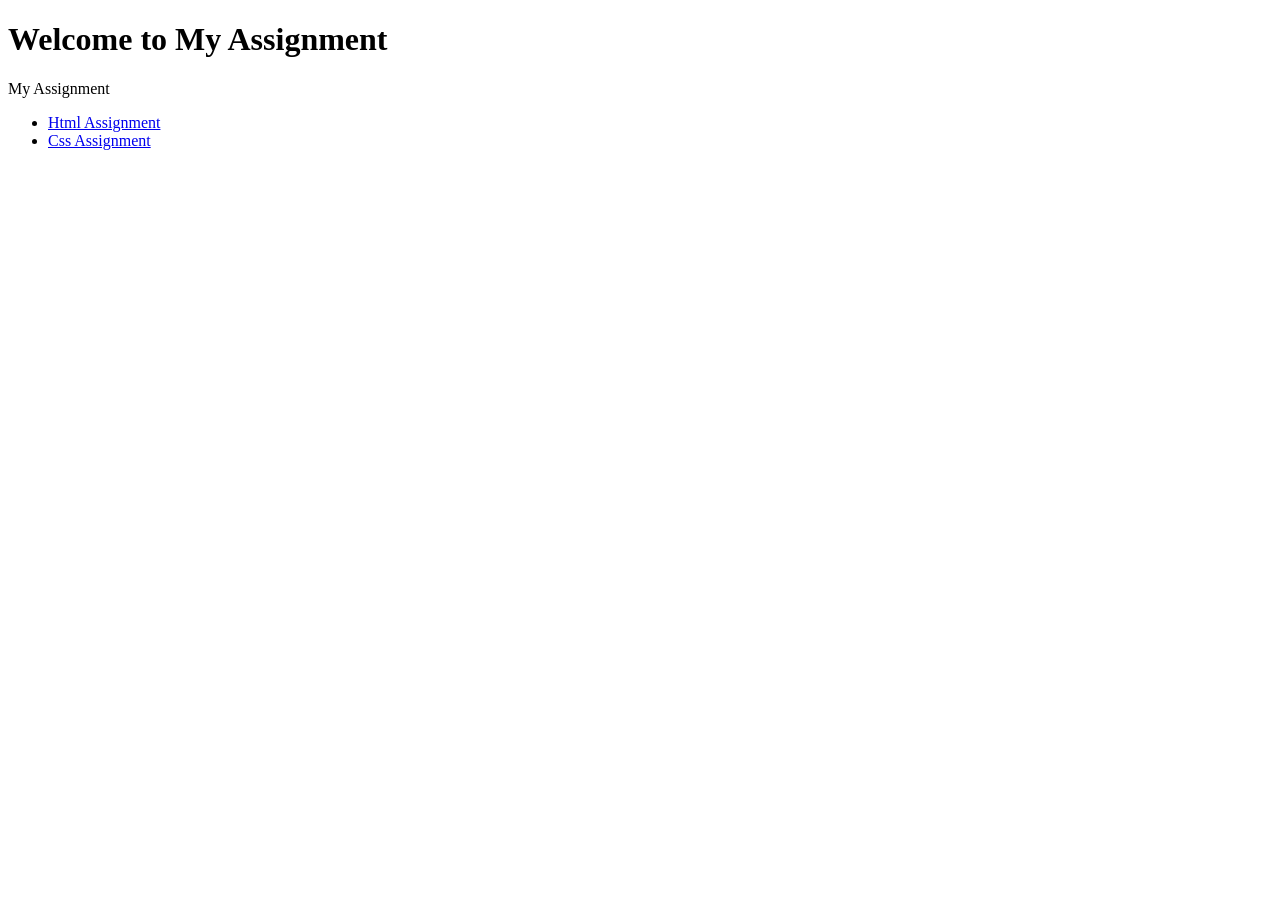
<file: index.html>
<!DOCTYPE html>
<html lang="en">
<head>
    <meta charset="UTF-8">
    <meta name="viewport" content="width=device-width, initial-scale=1.0">
    <title>Project 1</title>
</head>
<body>
    <h1>Welcome to My Assignment</h1>
        <p>My Assignment</p>
        <ul>
            <li><a href="./First Assignment/index.html">Html Assignment</a></li>
            <li><a href="./cssAssignments/">Css Assignment</a></li>
        </ul>
    
</body>
</html>
</file>
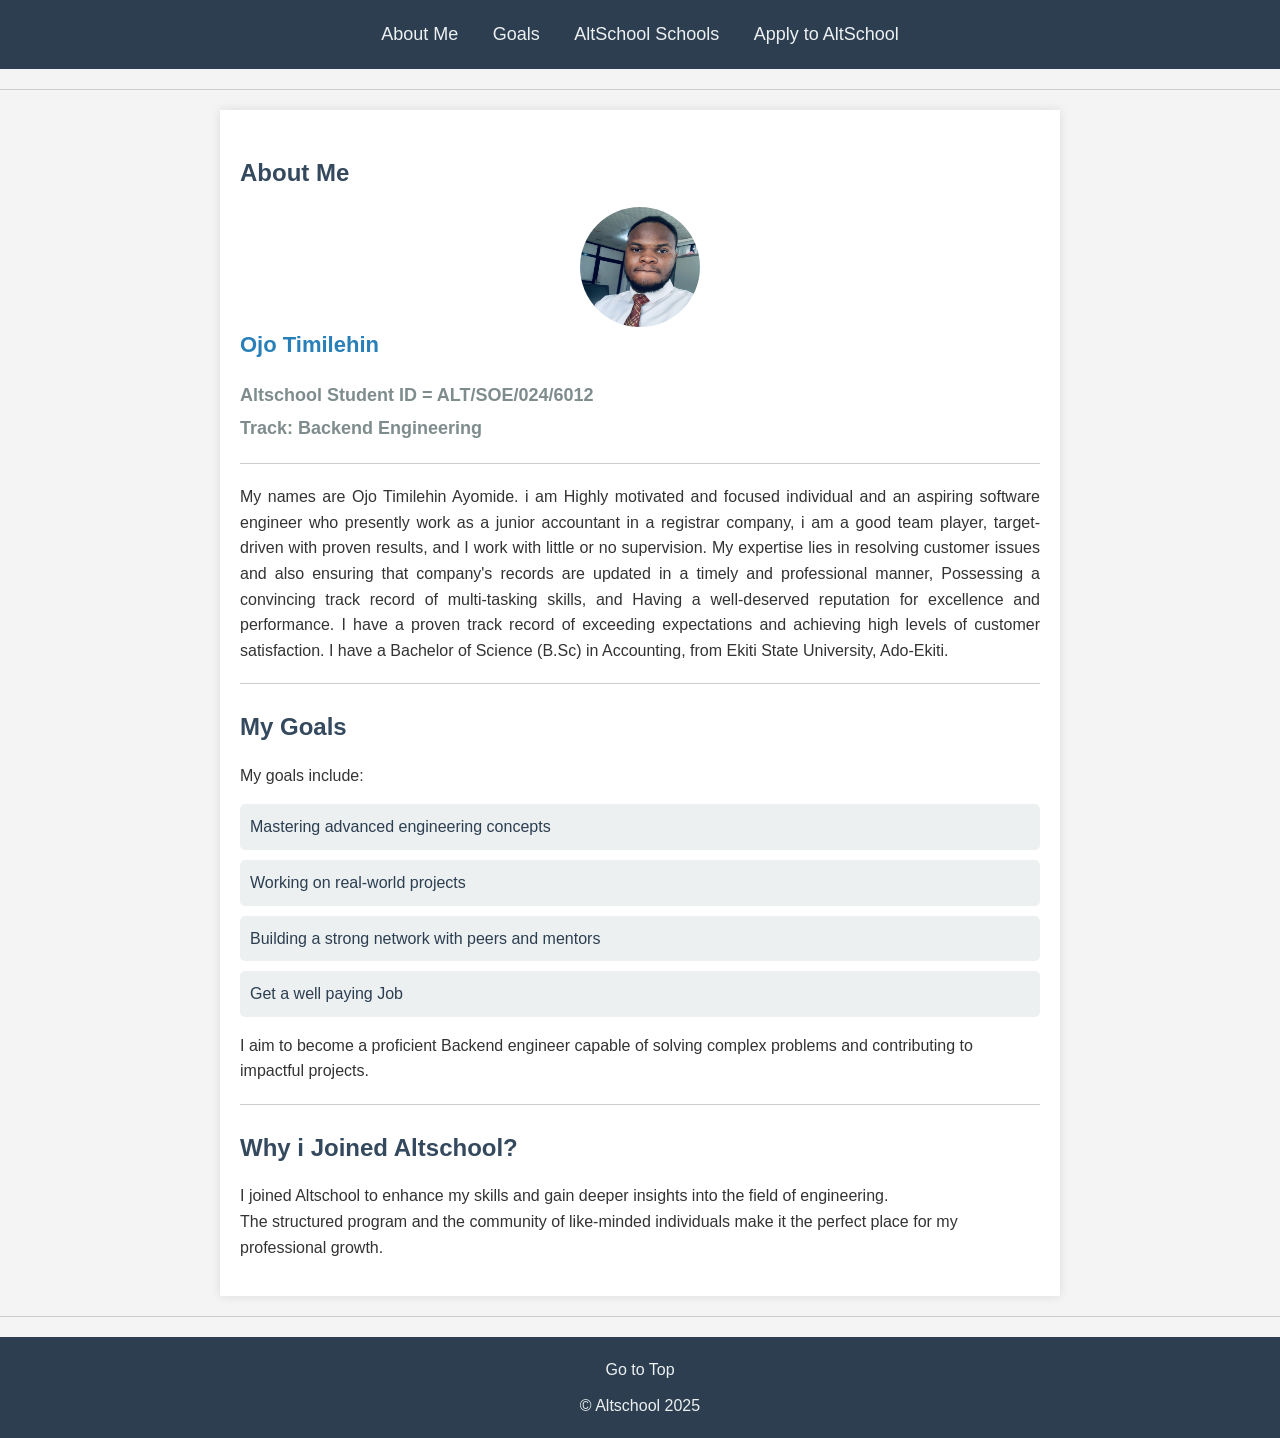
<file: First Assignment/index.html>
<!DOCTYPE html>
<html lang="en">
<head>
    <meta charset="UTF-8">
    <meta name="viewport" content="width=device-width, initial-scale=1.0">
    <title>HTML Assignment</title>
    <link rel="stylesheet" href="../First Assignment/index.css">
</head>
<body>
    <header id="Top">
        <nav>
            <a href="#about_me">About Me</a>
            <a href="#goals">Goals</a>
            <a href="../First Assignment/table.html">AltSchool Schools</a>
            <a href="../First Assignment/form.html">Apply to AltSchool</a>
        </nav>
    </header>
    <hr>
    <main>
        <section id="about_me" class="about_me">
            <h3>About Me</h3>
            <img src="../First Assignment/image.html/TIMI.jpg" alt=photo>
            <h2>Ojo Timilehin</h2>
            <h4>Altschool Student ID = ALT/SOE/024/6012</h4>
            <h4>Track: Backend Engineering</h4>
            <hr>
            <p id="justify">
              My names are Ojo Timilehin Ayomide. i am Highly motivated and focused
              individual and an aspiring software engineer who presently work as a
              junior accountant in a registrar company, i am a good team player,
              target-driven with proven results, and I work with little or no
              supervision. My expertise lies in resolving customer issues and also
              ensuring that company's records are updated in a timely and professional
              manner, Possessing a convincing track record of multi-tasking skills, and
              Having a well-deserved reputation for excellence and performance. I have a
              proven track record of exceeding expectations and achieving high levels of
              customer satisfaction. I have a Bachelor of Science (B.Sc) in Accounting,
              from Ekiti State University, Ado-Ekiti.
            </p>
        </section>
        <hr>
        <section id="goals">
            <h3>My Goals</h3>
            <p>
            My goals include: 
            <ul>
                <li>Mastering advanced engineering concepts</li>
                <li>Working on real-world projects</li>
                <li>Building a strong network with peers and mentors</li>
                <li>Get a well paying Job</li>
            </ul>
            I aim to become a proficient Backend engineer capable of solving complex problems and contributing to impactful projects.
            </p>
        </section>
        <hr>
        <section>
            <h3>Why i Joined Altschool?</h3>
            <p>I joined Altschool to enhance my skills and gain deeper insights into the field of engineering. <br> The structured program and the community of like-minded individuals make it the perfect place for my professional growth.</p>
        </section>

    </main>
        <hr>
    <footer>
        <a href="#top">Go to Top</a>
        <p text-align="center">&copy; Altschool 2025</p>
      </footer>
</body>
</html>
</file>
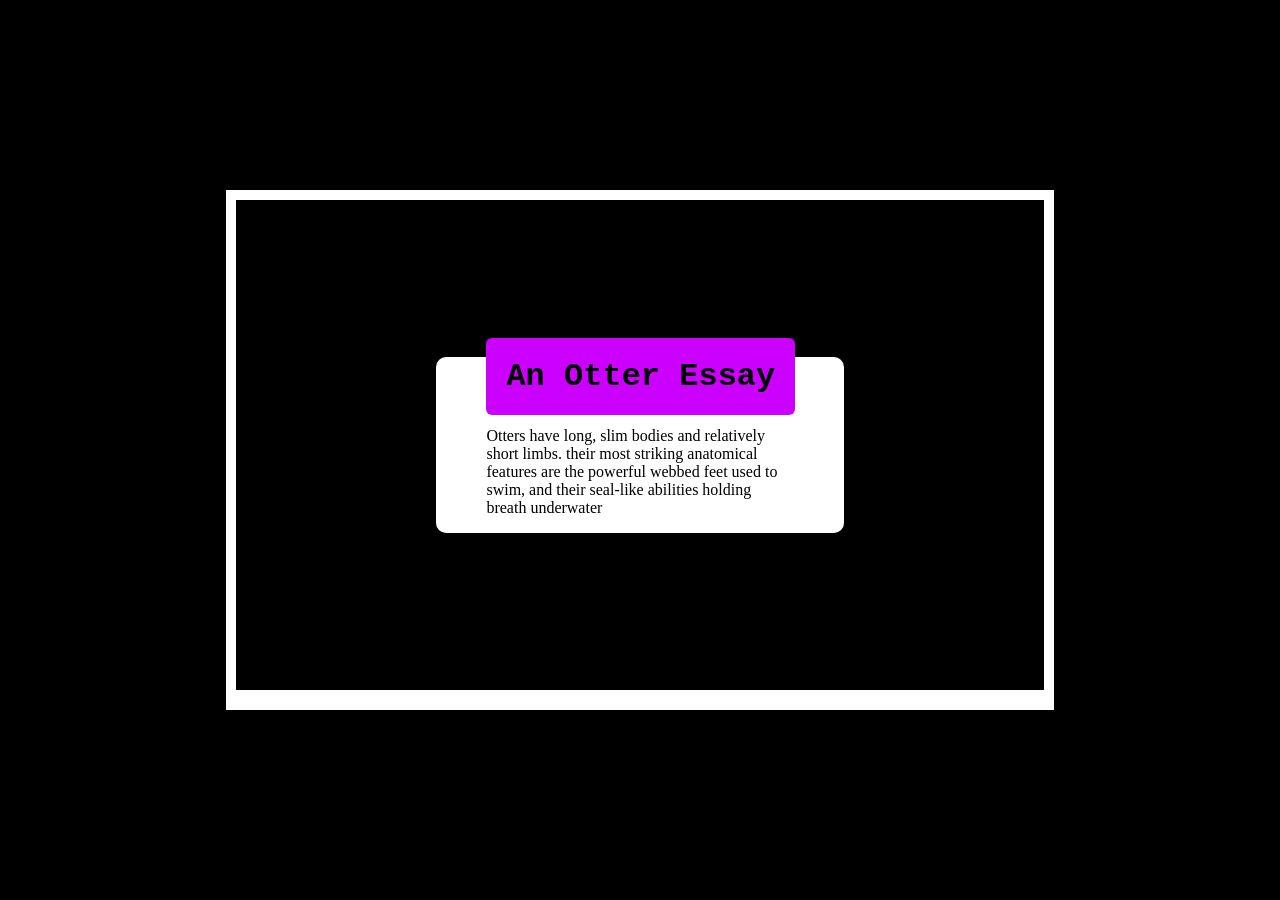
<file: cssAssignments/Assignment 1/index.html>
<!DOCTYPE html>
<html lang="en">
  <head>
    <meta charset="UTF-8" />
    <meta name="viewport" content="width=device-width, initial-scale=1.0" />
    <link rel="stylesheet" href="./styles.css" />
    <title>CSS Assignment 1</title>
  </head>
  <body>
    <div class="container">
      <div class="card">
        <h1>An Otter Essay</h1>
        <p>
          Otters have long, slim bodies and relatively short limbs. their most
          striking anatomical features are the powerful webbed feet used to
          swim, and their seal-like abilities holding breath underwater
        </p>
      </div>
    </div>
  </body>
</html>
</file>
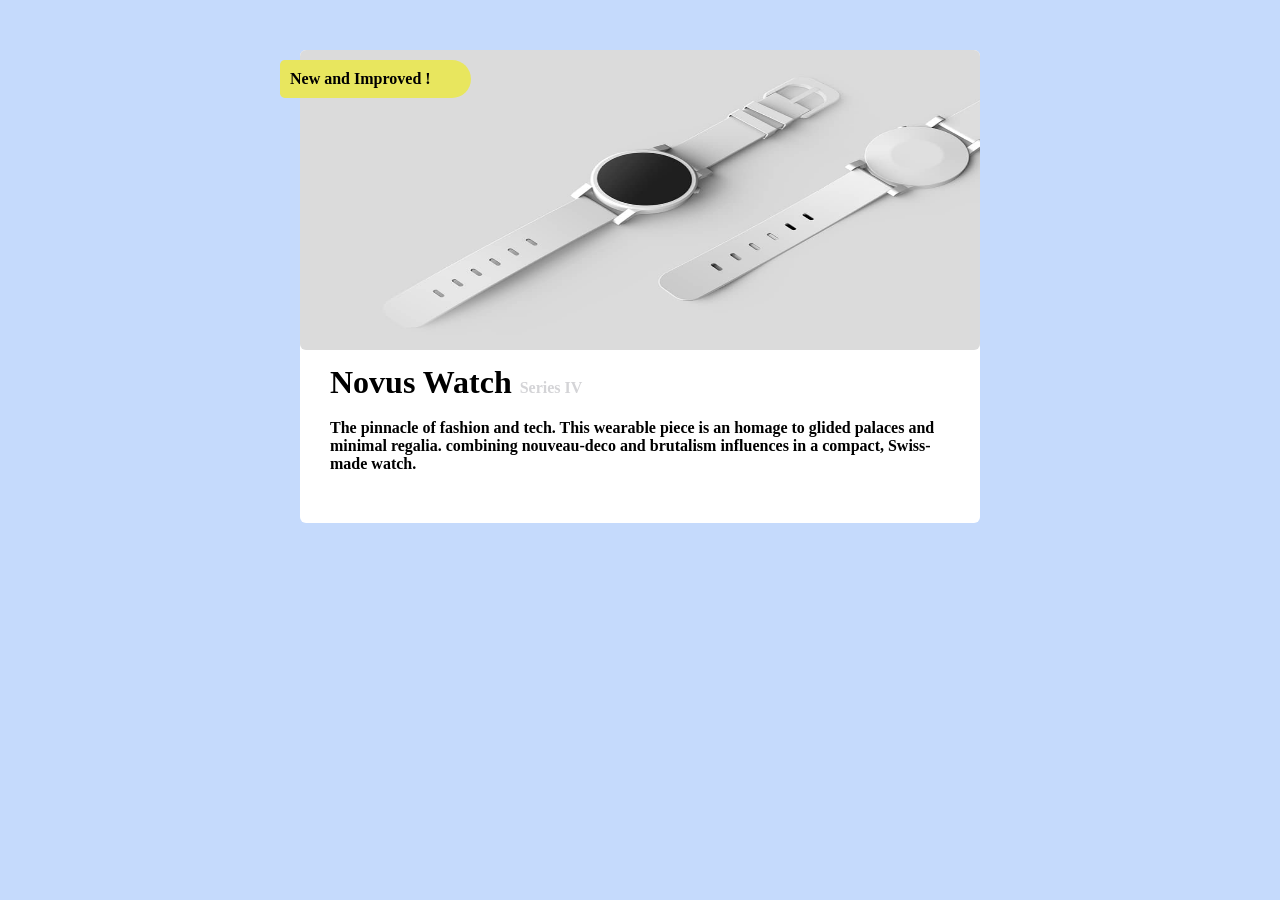
<file: cssAssignments/Assignment 2/index.html>
<!DOCTYPE html>
<html lang="en">
  <head>
    <meta charset="UTF-8" />
    <meta name="viewport" content="width=device-width, initial-scale=1.0" />
    <title>Watch Catalogue</title>
    <link rel="stylesheet" href="style.css" />
  </head>
  <body>
        <div class="nav_wrapper">    
          <img src="../Assignment 2/image/watch.jpg" alt="Watch image" />
            <h1 class="heading">Novus Watch <span>Series IV</span></h1>
            <br>
            <p class="text">
              The pinnacle of fashion and tech. This wearable 
              piece is an homage to glided palaces and minimal 
              regalia. combining nouveau-deco and brutalism 
              influences in a compact, Swiss-made watch.
            </p>  
        </div>
        <div class="tag">
          New and Improved !
        </div>  
  </body>
</html>
</file>
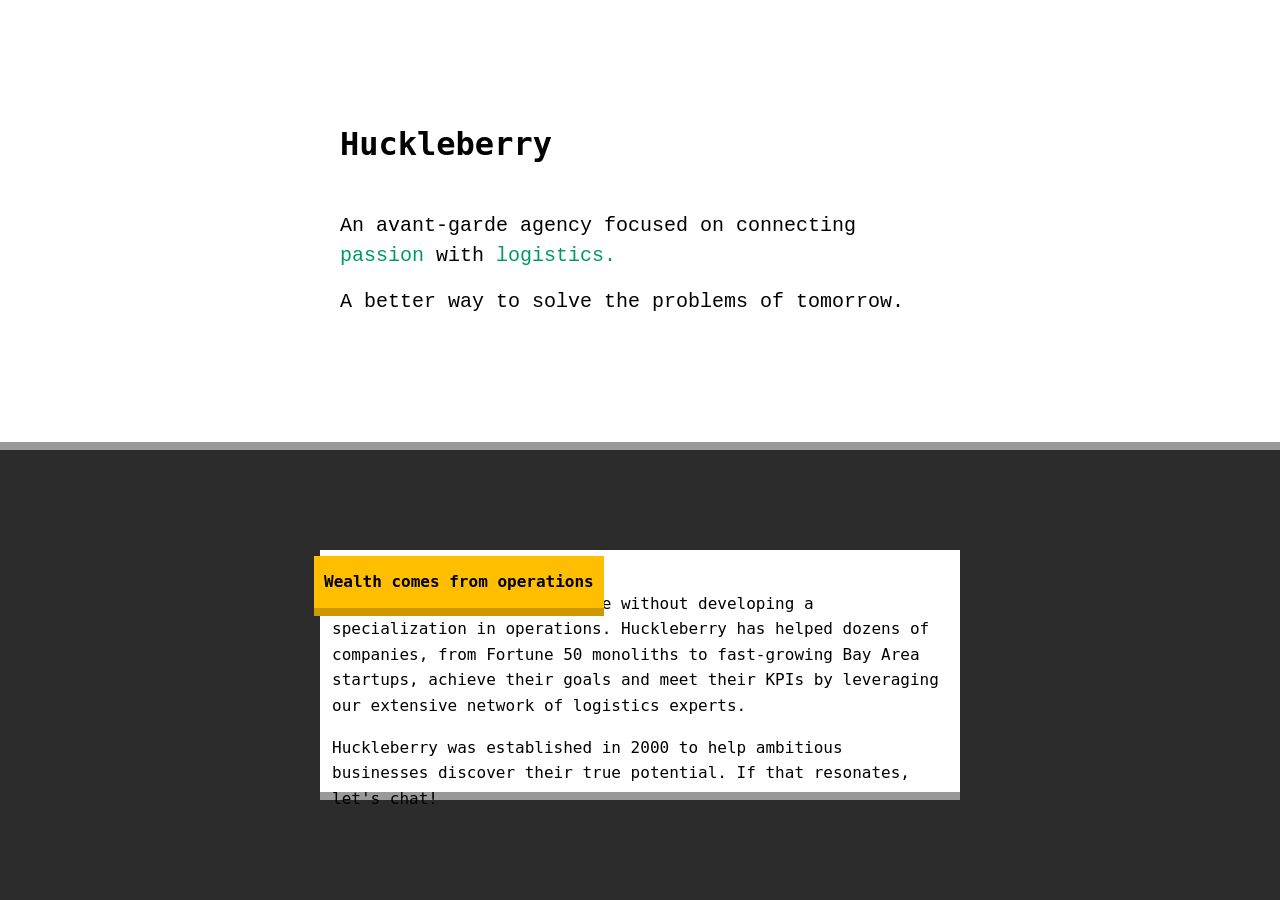
<file: cssAssignments/Assignment 3/index.html>
<!DOCTYPE html>
<html lang="en">
<head>
  <meta charset="UTF-8">
  <meta name="viewport" content="width=device-width, initial-scale=1.0">
  <meta http-equiv="X-UA-Compatible" content="ie=edge">
  <link rel="stylesheet" href="style.css">
  <title>Huckleberry</title>
</head>

<body>
  <header>
    <div class="header-content">
        <h1>Huckleberry</h1>
        <p>An avant-garde agency focused on connecting <span>passion </span> with <span>logistics.</span></p>
        <p>A better way to solve the problems of tomorrow.</p>
    </div>
  </header>

  <section>
    <div class="highlight-section">

      <h2 class="highlight">Wealth comes from operations</h2>

      <p class="paragraph-1">
        No modern business can thrive without developing a specialization in operations. 
        Huckleberry has helped dozens of companies, from Fortune 50 monoliths to fast-growing Bay Area startups, achieve their goals and meet their KPIs by leveraging our extensive network of logistics experts.
      </p>
      
      <p>
        Huckleberry was established in 2000 to help ambitious businesses discover their true potential. If that resonates, let's chat!
      </p>
    </div>
  </section>

</body>
</html>
</file>
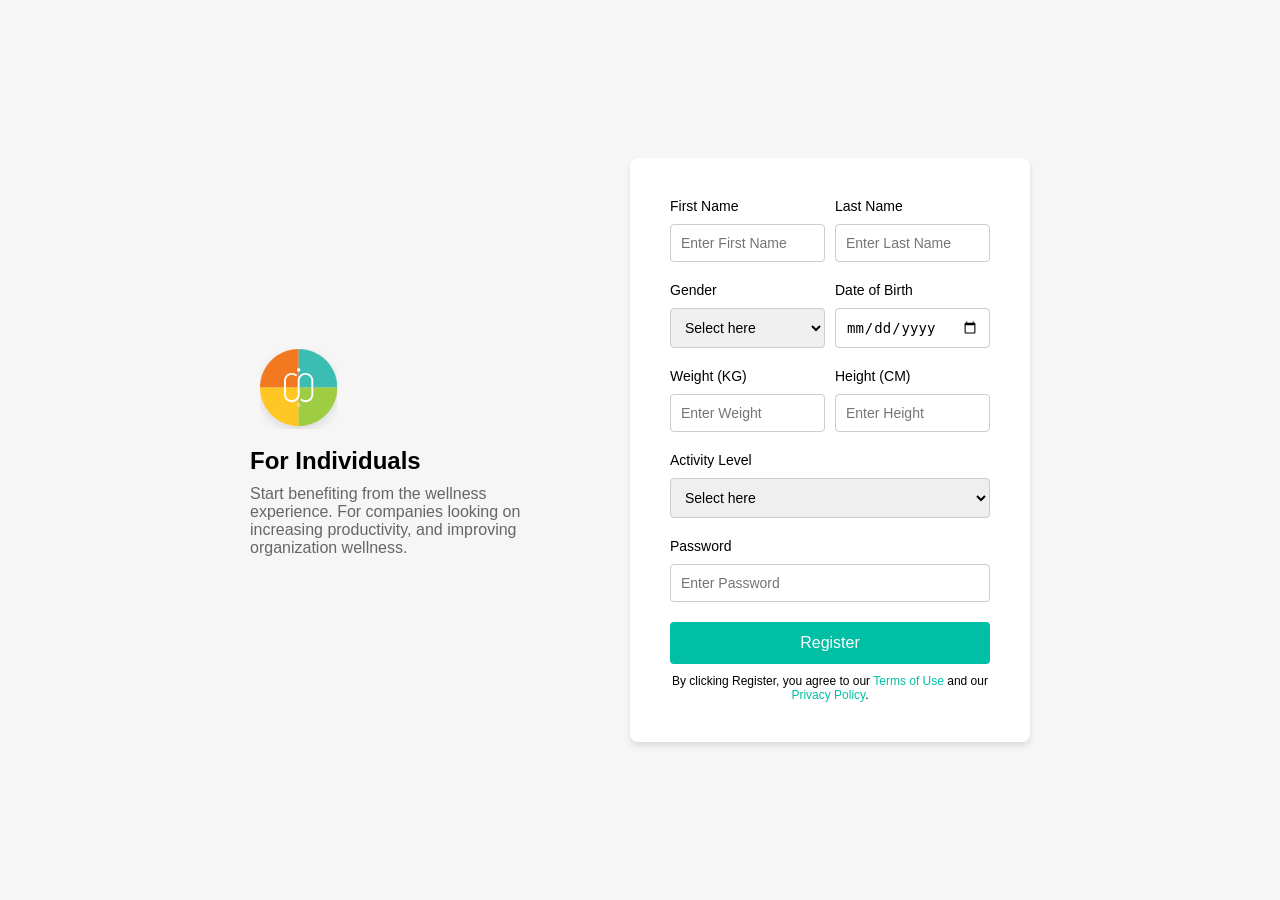
<file: cssAssignments/Assignment 4/index.html>
<!DOCTYPE html>
<html lang="en">
<head>
    <meta charset="UTF-8">
    <meta name="viewport" content="width=device-width, initial-scale=1.0">
    <title>Responsive Form Interface</title>
    <link rel="stylesheet" href="styles.css">
</head>
<body>
    <div class="container">
        <div class="info-section">
            <img src="./assets/Logo.svg" alt="Logo" class="logo">
            <h2>For Individuals</h2>
            <p>Start benefiting from the wellness experience. For companies looking on increasing productivity, and improving organization wellness.</p>
        </div>
        <div class="form-container">
            <form>
                <div class="form-row">
                    <div class="form-group">
                        <label for="first-name">First Name</label>
                        <input type="text" id="first-name" placeholder="Enter First Name">
                    </div>
                    <div class="form-group">
                        <label for="last-name">Last Name</label>
                        <input type="text" id="last-name" placeholder="Enter Last Name">
                    </div>
                </div>

                <div class="form-row">
                    <div class="form-group">
                        <label for="gender">Gender</label>
                        <select id="gender">
                            <option>Select here</option>
                            <option>Male</option>
                            <option>Female</option>
                        </select>
                    </div>
                    <div class="form-group">
                        <label for="dob">Date of Birth</label>
                        <input type="date" id="dob">
                    </div>
                </div>

                <div class="form-row">
                    <div class="form-group">
                        <label for="weight">Weight (KG)</label>
                        <input type="text" id="weight" placeholder="Enter Weight">
                    </div>
                    <div class="form-group">
                        <label for="height">Height (CM)</label>
                        <input type="text" id="height" placeholder="Enter Height">
                    </div>
                </div>

                <div class="form-row">
                    <div class="form-group">
                        <label for="activity">Activity Level</label>
                        <select id="activity">
                            <option>Select here</option>
                        </select>
                    </div>
                </div>

                <div class="form-row">
                    <div class="form-group">
                        <label for="password">Password</label>
                        <input type="password" id="password" placeholder="Enter Password">
                    </div>
                </div>

                <button type="submit" class="btn-register">Register</button>
                <p class="terms">By clicking Register, you agree to our <a href="#">Terms of Use</a> and our <a href="#">Privacy Policy</a>.</p>
            </form>
        </div>
    </div>
</body>
</html>
</file>
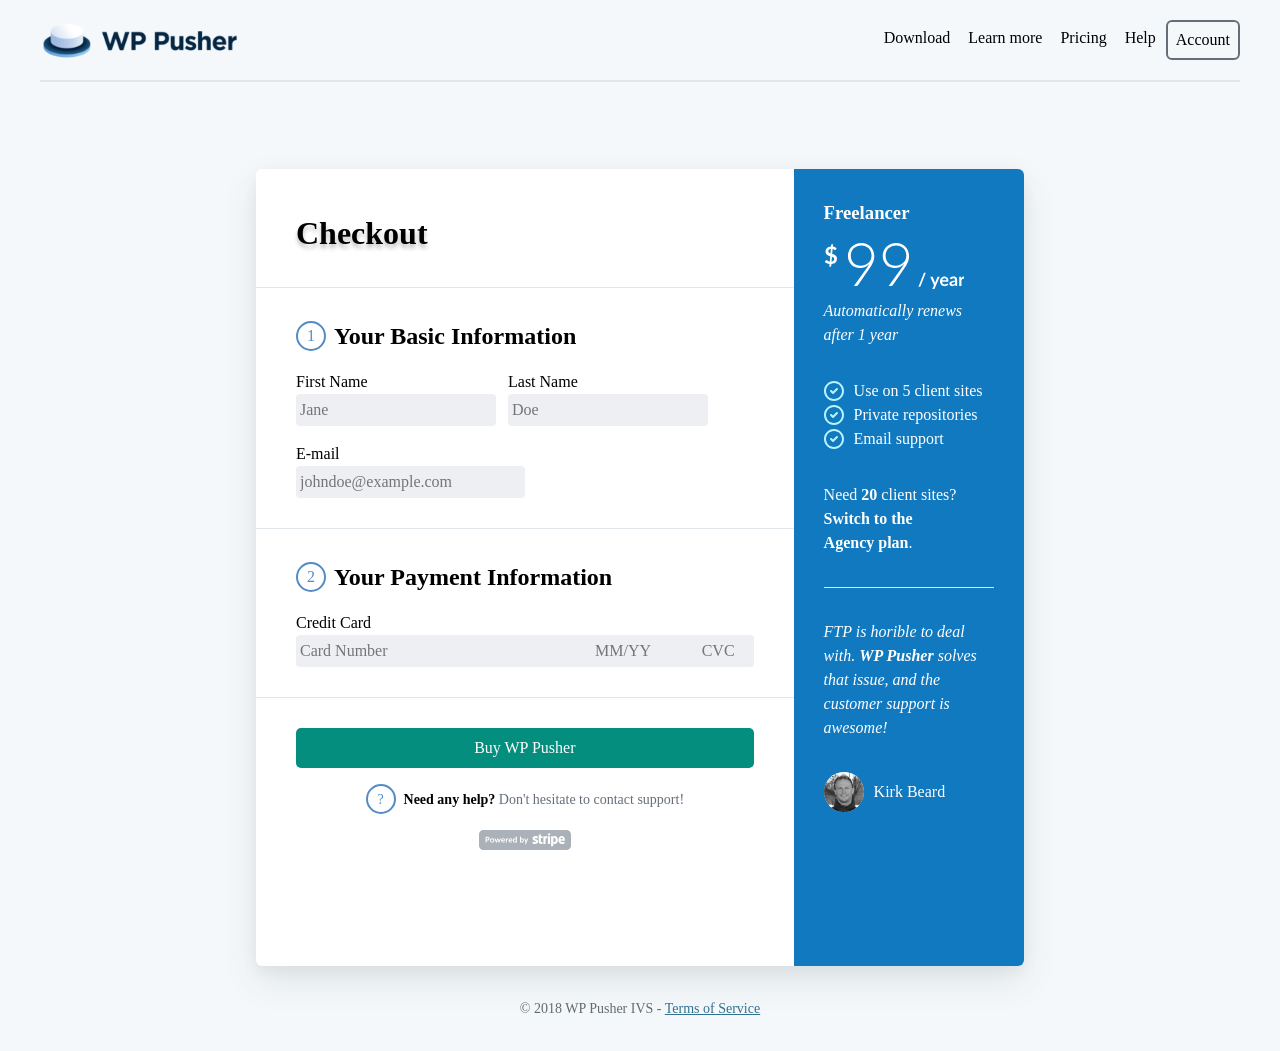
<file: cssAssignments/Assignment 5/index.html>
<!DOCTYPE html>
<html lang="en">
<head>
    <meta charset="UTF-8">
    <meta name="viewport" content="width=device-width, initial-scale=1.0">
    <title>WP Pusher</title>
    <link rel="stylesheet" href="style.css">
</head>
<body>
    <header>
        <nav>
            <img src="images/wppusher-logo copy.svg" alt="Logo">
            <div class="menu">
                <img src="images/bars-solid.svg" alt="hamburger">
                <ul class="dropdown-content">
                    <li>Download</li>
                    <li>Learn more</li>
                    <li>Pricing</li>
                    <li>Help</li>
                    <li class="account">Account</li>
                </ul>
            </div>
            <ul class="nav-list">
                <li>Download</li>
                <li>Learn more</li>
                <li>Pricing</li>
                <li>Help</li>
                <li class="account">Account</li>
            </ul>
            
        </nav>
    </header>
    <main class="container">
        <form class="checkout">
            <h1>Checkout</h1>
            <hr>
            <div class="basic-info">
                <div class="one">
                    <p>1</p>
                    <h2 class="heading">Your Basic Information</h2>
                </div>
                <div class="name">
                    <div class="firstname">
                        <label for="firstname">First Name</label>
                        <input type="text" name="firstname" id="firstname" placeholder="Jane">
                    </div>
                    <div class="lastname">
                        <label for="lastname">Last Name</label>
                        <input type="text" name="lastname" id="lastname" placeholder="Doe">
                    </div>
                </div>
                <div class="email">
                    <label for="email">E-mail</label>
                    <input type="email" name="email" id="email" placeholder="johndoe@example.com">
                </div>
            </div>
            <hr>
            <div class="payment">
                <div class="one">
                    <p>2</p>
                    <h2 class="heading">Your Payment Information</h2>
                </div>
                <div class="credit-card">
                    <label for="credit-card">Credit Card</label>
                    <div class="card-number">
                        <input type="number" name="Card Number" id="card-number" placeholder="Card Number">
                        <input type="number" name="expiry-date" id="date" maxlength="5" placeholder="MM/YY">
                        <input type="number" name="cvc" id="cvc" maxlength="3" placeholder="CVC">
                    </div>
                </div>
            </div>
            <hr>
            <div class="button">
                <button type="submit">Buy WP Pusher</button>
                <div class="help">
                    <p id="one">?</p>
                    <p><strong>Need any help?</strong> <span class="support">Don't hesitate to <span>contact</span> support!</span></p>
                </div>
                <img src="images/powered_by_stripe.svg" alt="Stripe" id="stripe">
            </div>
        </form>
        <div class="freelancer">
            <div>
                <h3>Freelancer</h3>
                <img src="images/Pricing.svg" alt="pricing" id="pricing">
                <p><em>Automatically renews after 1 year</em></p>
            </div>
            <ul>
                <li class="bullet"> <img src="images/Combined Shape.svg" alt="bullet">Use on 5 client sites</li>
                <li class="bullet"> <img src="images/Combined Shape.svg" alt="bullet">Private repositories</li>
                <li class="bullet"> <img src="images/Combined Shape.svg" alt="bullet">Email support</li>
            </ul>
            <div>
                <p>Need <strong>20</strong> client sites?</p>
                <p><strong>Switch to the Agency plan</strong>.</p>
            </div>
            <hr/>
            <div>
                <p><em>FTP is horible to deal with. <strong>WP Pusher</strong> solves that issue, and the customer support is awesome!</em></p>
            </div>
            <div class="avatar">
                <img src="images/Bitmap.svg" alt="Avatar">
                <p>Kirk Beard</p>
            </div>
        </div>
    </main>
    <footer>
        <p>&copy; 2018 WP Pusher IVS - <a href="#">Terms of Service</a></p> 
    </footer>
</body>
</html>
</file>
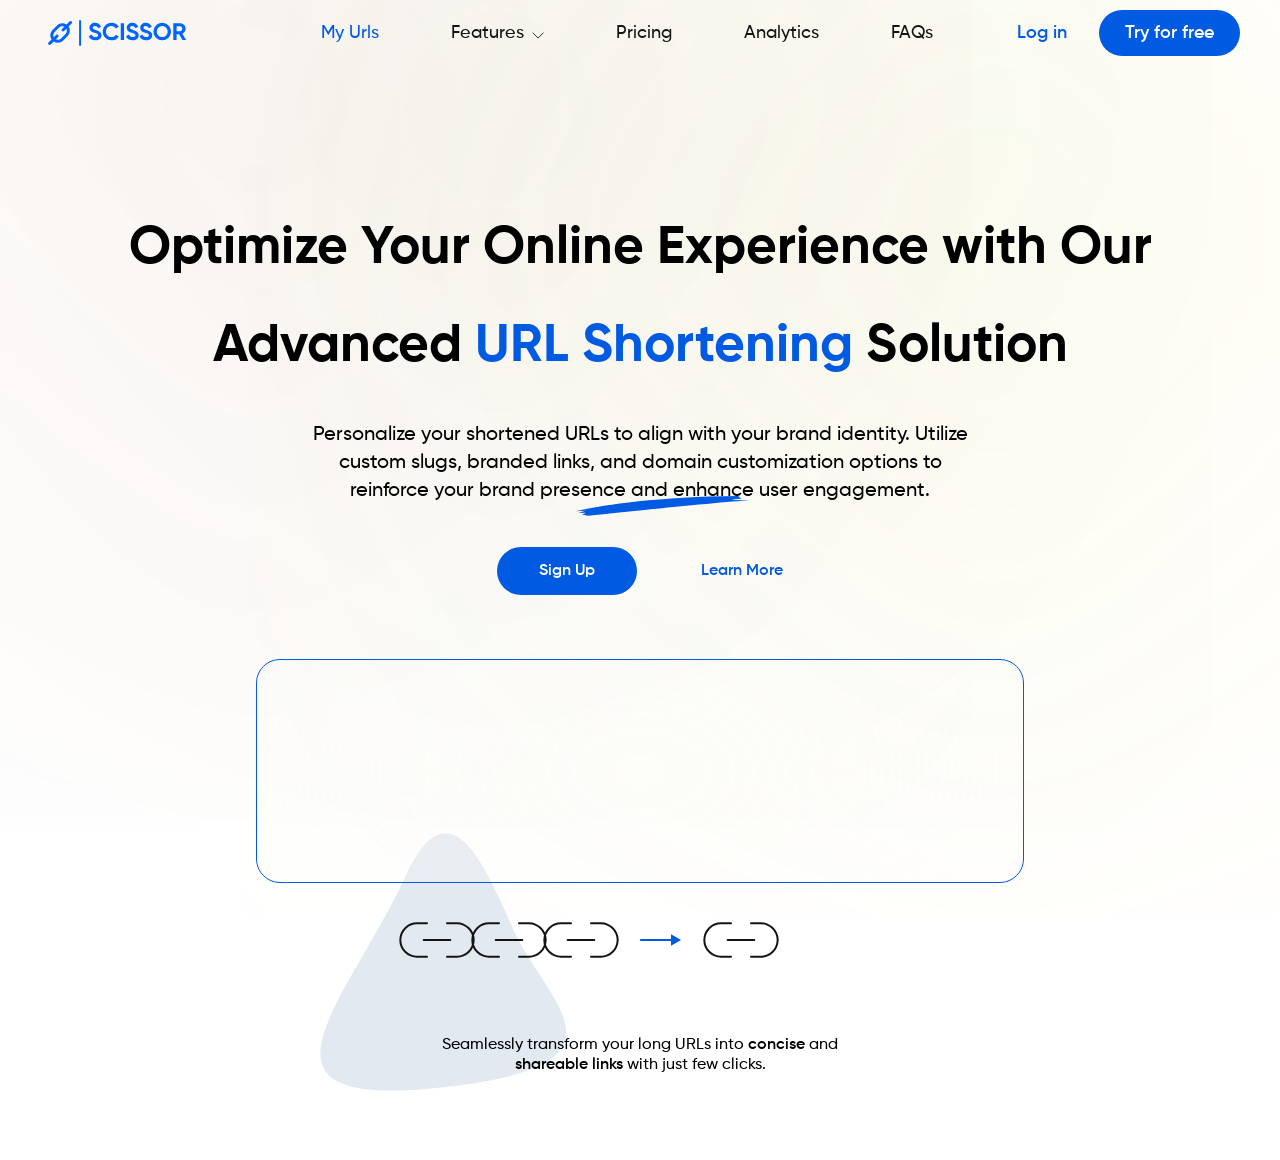
<file: cssAssignments/assignment_6/index.html>
<!DOCTYPE html>
<html lang="en">

<head>
    <meta charset="UTF-8">
    <meta name="viewport" content="width=device-width, initial-scale=1.0">
    <title>Scissors</title>
    <link rel="stylesheet" href="./styles.css">
</head>

<body>
    <header>
        <nav class="nav__bar">
            <img src="./assets/logo.svg" alt="Logo">
            <div class="nav__menus">
                <ul>
                    <li><a href="#"><span class="highlight__secondcolor">My Urls</span></a></li>

                    <details>
                        <summary>Features</summary>
                        <div class="dropdown__content">
                            <a href="#">Features 1</a>
                            <a href="#">Features 2</a>
                            <a href="#">Features 3</a>
                        </div>
                    </details>

                    <li><a href="#">Pricing</a></li>
                    <li><a href="#">Analytics</a></li>
                    <li><a href="#">FAQs</a></li>
                </ul>

            </div>

            <div class="nav__cta">
                <a href="#" class="login">Log in</a>
                <a href="#" class="free__trial">Try for free</a>
            </div>
        </nav>
    </header>

    <section class="hero__section">
        <!-- <div class="hero__wrapper"> -->
        <div class="hero__headline headline">
            <h1> Optimize Your Online Experience with Our</h1>
            <h1>
                Advanced <span class="highlight__secondcolor">URL Shortening</span> Solution
            </h1>
            <div class="stroke__img">
                <img src="./assets/stroke.svg" alt="stroke">
            </div>
        </div>
        <div class="hero__headline sub__headline">
            <p>
                Personalize your shortened URLs to align with your brand identity. Utilize custom slugs, branded
                links, and domain customization options to reinforce your brand presence and enhance user
                engagement.
            </p>
        </div>

        <div class="primary__cta">
            <a href="#" class="sign__up">Sign Up</a>
            <a href="#" class="learn__more">Learn More</a>
        </div>
        <!-- </div> -->

        <div class="url__flow"></div>
        <div class="vector1"></div>
        <div class="vector2"></div>
        <p class="url__flow-text">
            Seamlessly transform your long URLs into <span class="thick__text">concise</span> and <span class="thick__text">shareable links</span> with just few clicks.
        </p>

    </section>

</body>

</html>
</file>
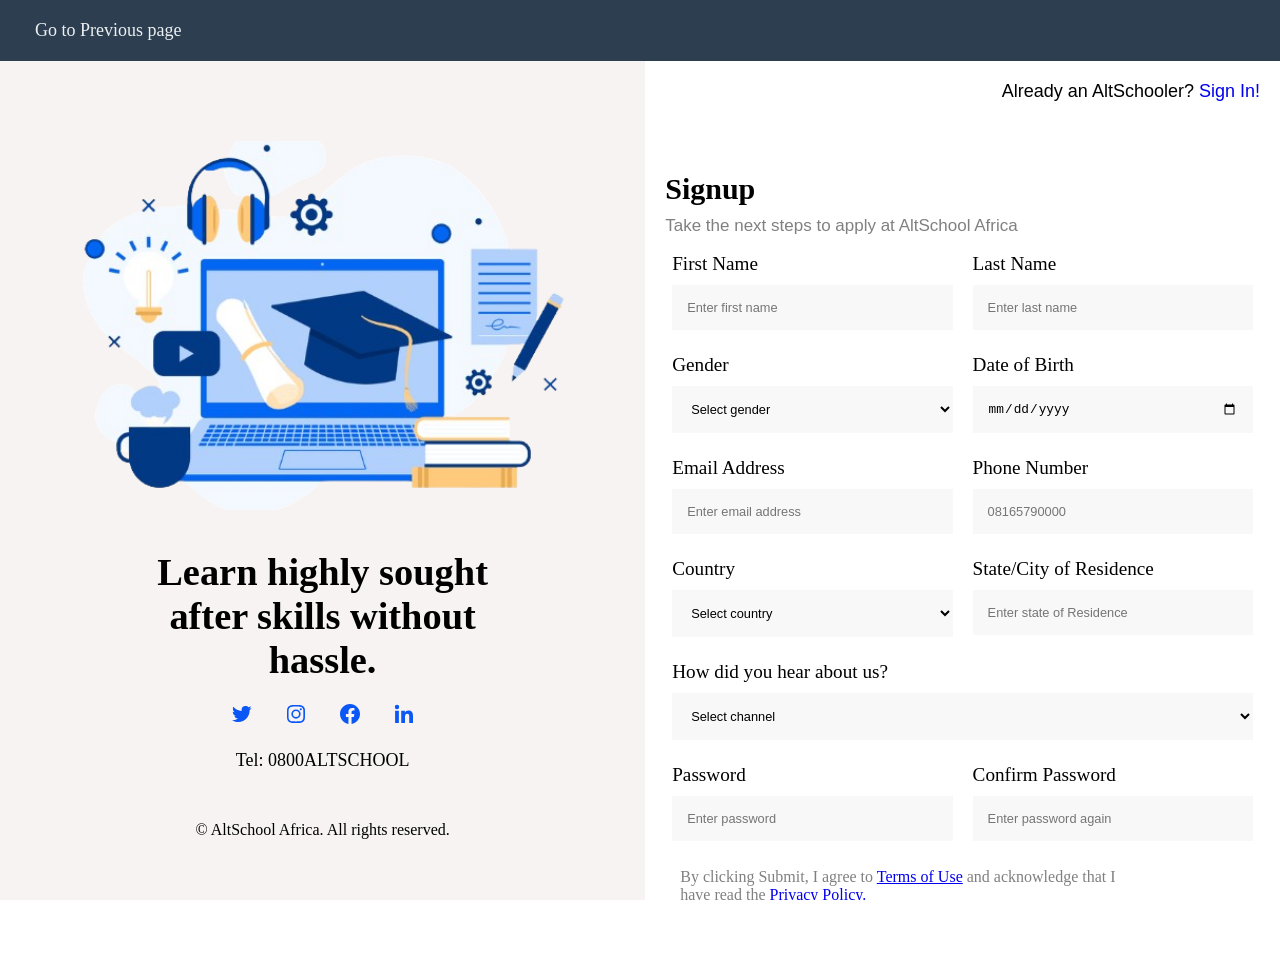
<file: First Assignment/form.html>
<!DOCTYPE html>
<html lang="en">
  <head>
    <meta charset="UTF-8" />
    <meta name="viewport" content="width=device-width, initial-scale=1.0" />
    <title>Alschool Application Form</title>
    <link rel="stylesheet" href="../First Assignment/form.css">
    <link
      href="https://unpkg.com/boxicons@2.1.4/css/boxicons.min.css"
      rel="stylesheet"
    />
  </head>
  <body>
    <header>
      <nav>
        <a href="../First Assignment/index.html">Go to Previous page</a>
      </nav>
    </header>

    <main>
      <section class="logo-section">
        <div class="logo">
          <img src="../First Assignment/media/altschool-img.png" alt="image" />
        </div>

        <div class="altschool-text">
          <h1>Learn highly sought after skills without hassle.</h1>

          <div class="icons">
            <span>
              <svg
                xmlns="http://www.w3.org/2000/svg"
                width="24"
                height="24"
                viewBox="0 0 24 24"
                style="fill: rgba(10, 87, 245, 1)"
              >
                <path
                  d="M19.633 7.997c.013.175.013.349.013.523 0 5.325-4.053 11.461-11.46 11.461-2.282 0-4.402-.661-6.186-1.809.324.037.636.05.973.05a8.07 8.07 0 0 0 5.001-1.721 4.036 4.036 0 0 1-3.767-2.793c.249.037.499.062.761.062.361 0 .724-.05 1.061-.137a4.027 4.027 0 0 1-3.23-3.953v-.05c.537.299 1.16.486 1.82.511a4.022 4.022 0 0 1-1.796-3.354c0-.748.199-1.434.548-2.032a11.457 11.457 0 0 0 8.306 4.215c-.062-.3-.1-.611-.1-.923a4.026 4.026 0 0 1 4.028-4.028c1.16 0 2.207.486 2.943 1.272a7.957 7.957 0 0 0 2.556-.973 4.02 4.02 0 0 1-1.771 2.22 8.073 8.073 0 0 0 2.319-.624 8.645 8.645 0 0 1-2.019 2.083z"
                ></path>
              </svg>
            </span>

            <span>
              <svg
                xmlns="http://www.w3.org/2000/svg"
                width="24"
                height="24"
                viewBox="0 0 24 24"
                style="fill: rgba(10, 87, 245, 1)"
              >
                <path
                  d="M11.999 7.377a4.623 4.623 0 1 0 0 9.248 4.623 4.623 0 0 0 0-9.248zm0 7.627a3.004 3.004 0 1 1 0-6.008 3.004 3.004 0 0 1 0 6.008z"
                ></path>
                <circle cx="16.806" cy="7.207" r="1.078"></circle>
                <path
                  d="M20.533 6.111A4.605 4.605 0 0 0 17.9 3.479a6.606 6.606 0 0 0-2.186-.42c-.963-.042-1.268-.054-3.71-.054s-2.755 0-3.71.054a6.554 6.554 0 0 0-2.184.42 4.6 4.6 0 0 0-2.633 2.632 6.585 6.585 0 0 0-.419 2.186c-.043.962-.056 1.267-.056 3.71 0 2.442 0 2.753.056 3.71.015.748.156 1.486.419 2.187a4.61 4.61 0 0 0 2.634 2.632 6.584 6.584 0 0 0 2.185.45c.963.042 1.268.055 3.71.055s2.755 0 3.71-.055a6.615 6.615 0 0 0 2.186-.419 4.613 4.613 0 0 0 2.633-2.633c.263-.7.404-1.438.419-2.186.043-.962.056-1.267.056-3.71s0-2.753-.056-3.71a6.581 6.581 0 0 0-.421-2.217zm-1.218 9.532a5.043 5.043 0 0 1-.311 1.688 2.987 2.987 0 0 1-1.712 1.711 4.985 4.985 0 0 1-1.67.311c-.95.044-1.218.055-3.654.055-2.438 0-2.687 0-3.655-.055a4.96 4.96 0 0 1-1.669-.311 2.985 2.985 0 0 1-1.719-1.711 5.08 5.08 0 0 1-.311-1.669c-.043-.95-.053-1.218-.053-3.654 0-2.437 0-2.686.053-3.655a5.038 5.038 0 0 1 .311-1.687c.305-.789.93-1.41 1.719-1.712a5.01 5.01 0 0 1 1.669-.311c.951-.043 1.218-.055 3.655-.055s2.687 0 3.654.055a4.96 4.96 0 0 1 1.67.311 2.991 2.991 0 0 1 1.712 1.712 5.08 5.08 0 0 1 .311 1.669c.043.951.054 1.218.054 3.655 0 2.436 0 2.698-.043 3.654h-.011z"
                ></path>
              </svg>
            </span>

            <span>
              <svg
                xmlns="http://www.w3.org/2000/svg"
                width="24"
                height="24"
                viewBox="0 0 24 24"
                style="fill: rgba(10, 87, 245, 1)"
              >
                <path
                  d="M12.001 2.002c-5.522 0-9.999 4.477-9.999 9.999 0 4.99 3.656 9.126 8.437 9.879v-6.988h-2.54v-2.891h2.54V9.798c0-2.508 1.493-3.891 3.776-3.891 1.094 0 2.24.195 2.24.195v2.459h-1.264c-1.24 0-1.628.772-1.628 1.563v1.875h2.771l-.443 2.891h-2.328v6.988C18.344 21.129 22 16.992 22 12.001c0-5.522-4.477-9.999-9.999-9.999z"
                ></path>
              </svg>
            </span>

            <span>
              <svg
                xmlns="http://www.w3.org/2000/svg"
                width="24"
                height="24"
                viewBox="0 0 24 24"
                style="fill: rgba(10, 87, 245, 1)"
              >
                <circle cx="4.983" cy="5.009" r="2.188"></circle>
                <path
                  d="M9.237 8.855v12.139h3.769v-6.003c0-1.584.298-3.118 2.262-3.118 1.937 0 1.961 1.811 1.961 3.218v5.904H21v-6.657c0-3.27-.704-5.783-4.526-5.783-1.835 0-3.065 1.007-3.568 1.96h-.051v-1.66H9.237zm-6.142 0H6.87v12.139H3.095z"
                ></path>
              </svg>
            </span>
          </div>

          <nav>
            <a href="Tel: 0800ALTSCHOOL">Tel: 0800ALTSCHOOL</a>
          </nav>

          <footer>
            <p>&copy; AltSchool Africa. All rights reserved.</p>
          </footer>
        </div>
      </section>

      <section class="form-section">
        <p class="signing">Already an AltSchooler? <a href="#">Sign In!</a></p>

        <h2>Signup</h2>
        <p class="text-write">Take the next steps to apply at AltSchool Africa</p>
        <form>
          <div class="text">
            <div class="label-input">
              <label for="name">First Name</label>
              <input
                type="text"
                id="name"
                name="name"
                required
                placeholder="Enter first name"
              />
            </div>
           
            <div class="label-input">
              <label for="name">Last Name</label>
              <input
                type="text"
                id="name"
                name="name"
                required
                placeholder="Enter last name"
              />
            </div>
          </div>

          <div class="text">
            <div class="label-input">
              <label for="gender">Gender</label>
              <select id="gender" name="gender" required autofocus>
                <option value="Select Gender">Select gender</option>
                <option value="male">Male</option>
                <option value="female">Female</option>
              </select>
            </div>

            <div class="label-input">
              <label for="dob">Date of Birth</label>
              <input type="date" id="dob" name="dob" required />
            </div>
          </div>

          <div class="text">
            <div class="label-input">
              <label for="email">Email Address</label>
              <input
                type="email"
                id="email"
                name="email"
                required
                placeholder="Enter email address"
              />
            </div>
            
            <div class="label-input">
              <label for="phone">Phone Number</label>
              <input
                type="Phone number"
                id="phone"
                name="phone"
                required
                placeholder="08165790000"
              />
            </div>
          </div>

          <div class="text">
            <div class="label-input">
              <label for="Country">Country</label>
              <select id="Country" name="Country" required autofocus>
                <option value="Select country">Select country</option>
                <option value="Nigeria">Nigeria</option>
                <option value="Ghana">Ghana</option>
                <option value="Togo">Togo</option>
                <option value="Canada">Canada</option>
                <option value="France">France</option>
                <option value="United States of America">
                  United States of America
                </option>
                <option value="Other Parts of the world">
                  Other Parts of the world
                </option>
              </select>
            </div>

            <div class="label-input">
              <label for="State">State/City of Residence</label>
              <input
                type="text"
                id="State"
                name="State of residence"
                required
                placeholder="Enter state of Residence"
              />
            </div>
          </div>

          <div class="text">
            <div class="label-input">
              <label for="Hear">How did you hear about us?</label>
              <select
                id="Hear"
                name="How did you hear about us?"
                required
                autofocus
              >
                <option value="Select Channel">Select channel</option>
                <option value="Twitter">Twitter</option>
                <option value="Facebook">Facebook</option>
                <option value="Linkedin">Linkedin</option>
                <option value="Friend">Friend</option>
                <option value="Whatsapp">Whatsapp</option>
                <option value="Instagram">Instagram</option>
                <option value="Bill board">Bill board</option>
                <option value="Sales Officer">Sales Officer</option>
                <option value="Other">Other</option>
              </select>
            </div>
          </div>

          <div class="text">
            <div class="label-input">
              <label for="Password">Password</label>
              <input
                type="Password"
                id="Password"
                name="Password"
                required
                placeholder="Enter password"
              />
              </div>
  
              <div class="label-input">
              <label for="Confirm Password">Confirm Password</label>
              <input
                type="password"
                id="Confirm Password"
                name="Password"
                required
                placeholder="Enter password again"
              />
            </div>
          </div>

          <p class="submit-text">
            By clicking Submit, I agree to <a href="#">Terms of Use</a>
            and acknowledge that I <br />have read the
            <a href="#">Privacy Policy.</a>
          </p>
          <div>
            <button type="submit" class="form-btn">Submit <i class="bx bx-right-arrow-alt"></i>
            </button>
          </div>
        </form>
      </section>
    </main>
  </body>
</html>
</file>
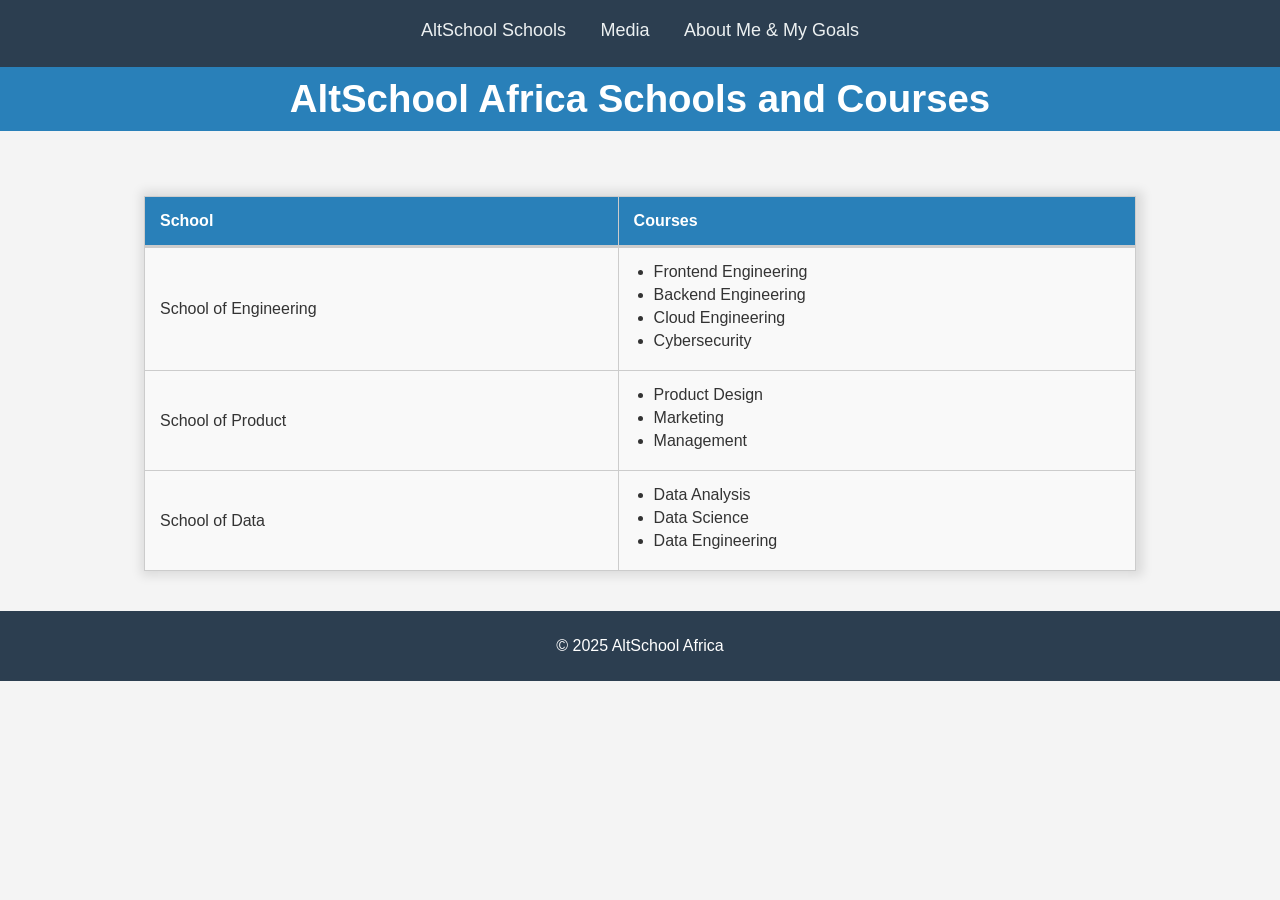
<file: First Assignment/table.html>
<!DOCTYPE html>
<html lang="en">
<head>
    <meta charset="UTF-8">
    <meta name="viewport" content="width=device-width, initial-scale=1.0">
    <title>AltSchool Courses</title>
    <link rel="stylesheet" href="../First Assignment/table.css">
</head>
<body>
    <header>
        <nav>
            <a href="./table.html">AltSchool Schools</a>
            <a href="./media.html">Media</a>
            <a href="../First Assignment/index.html">About Me & My Goals</a>
        </nav>
        <h1>AltSchool Africa Schools and Courses</h1>
    </header>

    <main>
        <table>
            <thead>
                <tr>
                    <th>School</th>
                    <th>Courses</th>
                </tr>
            </thead>
            <tbody>
                <tr>
                    <td>School of Engineering</td>
                    <td>
                        <ul>
                            <li>Frontend Engineering</li>
                            <li>Backend Engineering</li>
                            <li>Cloud Engineering</li>
                            <li>Cybersecurity</li>
                        </ul>
                    </td>
                </tr>
                <tr>
                    <td>School of Product</td>
                    <td>
                        <ul>
                            <li>Product Design</li>
                            <li>Marketing</li>
                            <li>Management</li>
                        </ul>
                    </td>
                </tr>
                <tr>
                    <td>School of Data</td>
                    <td>
                        <ul>
                            <li>Data Analysis</li>
                            <li>Data Science</li>
                            <li>Data Engineering</li>
                        </ul>
                    </td>
                </tr>
            </tbody>
        </table>
    </main>

    <footer>
        <p>&copy; 2025 AltSchool Africa</p>
    </footer>
</body>
</html>
</file>
<file: First Assignment/index.css>
body {
    font-family: Arial, sans-serif;
    line-height: 1.6;
    color: #333;
    margin: 0;
    padding: 0;
    background-color: #f4f4f4;
}

/* Header Styles */
header {
    background-color: #2c3e50;
    padding: 20px 0;
    text-align: center;
}

/* nav a {
    color: #ecf0f1;
    text-decoration: none;
    margin: 0 15px;
    font-size: 18px;
    transition: 0.5s ease-in;
    transform: scale(2);
}

nav a:hover {
    color: #2980b9;
    
} */

nav a {
    color: #ecf0f1;
    text-decoration: none;
    margin: 0 15px;
    font-size: 18px;
    transition: font-size 0.7s ease-in-out, color 0.3s ease-in; /* Smooth transition for scaling and color */
}

nav a:hover {
    color: #2980b9;
    font-size: 20px;
}


hr {
    border: 0;
    height: 1px;
    background: #ccc;
    margin: 20px 0;
}

/* Main Content Styles */
main {
    width: 90%;
    max-width: 800px;
    margin: 20px auto;
    background: #fff;
    padding: 20px;
    box-shadow: 0 0 10px rgba(0, 0, 0, 0.1);
}

h3 {
    color: #34495e;
    font-size: 24px;
    margin-bottom: 15px;
}

h2 {
    color: #2980b9;
    font-size: 22px;
    margin-top: 0;
}

h4 {
    color: #7f8c8d;
    font-size: 18px;
    margin: 5px 0;
}

p {
    font-size: 16px;
    line-height: 1.6;
}

/* Image Styling */
.about_me img {
    border-radius: 50%;
    display: block;
    margin: 0 auto;
    height: 120px; 
    width: 120px;
}

/* List Styling */
ul {
    list-style: none;
    padding: 0;
}

ul li {
    background: #ecf0f1;
    color: #2c3e50;
    margin-bottom: 10px;
    padding: 10px;
    border-radius: 5px;
}

ul li:hover {
    background: #bdc3c7;
}

/* Footer Styles */
footer {
    background-color: #2c3e50;
    color: #ecf0f1;
    text-align: center;
    padding: 20px 0;
    margin-top: 20px;
}

footer a {
    color: #ecf0f1;
    text-decoration: none;
}

footer a:hover {
    color: #2980b9;
}

footer p {
    margin: 10px 0 0;
}

/* Media Queries */
@media (max-width: 750px) {
   main{
    max-width: 80%;
   }
}

#justify {
    text-align: justify;
}
</file>
<file: cssAssignments/Assignment 1/styles.css>
body {
    margin: 0;
    padding: 0;
    box-sizing: border-box;
    background-color: #000;
    display: flex;
    justify-content: center;
    align-items: center;
    min-height: 100vh;
}

.container {
    max-width: 1200px;
    display: flex;
    justify-content: center;
    align-items: center;
    margin: 0 auto;
    padding: 20px;
    border: 10px solid #fff;
    border-bottom: 20px solid #fff;
    background-color: #000;
    width: 60vw;
    height: 50vh;
}

.card {
    position: relative;
    background-color: #fff;
    width: 40%;
    padding: 0 50px;
    border-radius: 10px;
}

.card h1 {
    position: absolute;
    top: -40px;
    background-color: rgb(204, 0, 255);
    text-align: center;
    padding: 20px 20px;
    border-radius: 6px;
    font-weight: 800;
    font-family: 'Courier New', Courier, monospace;
}

.card p {
    margin-top: 70px;
}

/* Media Queries for Responsiveness */
@media (max-width: 1024px) {
    .container {
        flex-direction: column;
        width: 80vw;
        height: auto;
        margin: 0 10px;
    }

    .card {
        width: 80%;
        padding: 0 20px;
    }

    .card h1 {
        top: -30px;
        padding: 15px 15px;
        font-size: 1.5em;
    }

    .card p {
        margin-top: 50px;
        font-size: 1em;
    }
}

@media (max-width: 480px) {
    .container {
        width: 90vw;
        padding: 20px;
        margin: 0 10px;
        border-width: 2px;
    }

    .card {
        width: 100%;
        padding: 0 10px;
    }

    .card h1 {
        top: -20px;
        padding: 10px 10px;
        font-size: 1.2em;
    }

    .card p {
        margin-top: 40px;
        font-size: 0.9em;
    }
}
</file>
<file: cssAssignments/Assignment 2/style.css>
* {
    margin: 0;
    padding: 0;
}

html {
    background-color: rgba(76, 141, 246, 0.32);
    width: 100%;
    height: 100%;
}



img {
    width: 100%;
    height: 300px;
    border-radius: 6px;
}

.nav_wrapper {
   position: fixed;
   margin-left: 300px;
   margin-top: 50px;
   margin-bottom: 100px;
   margin-right: 300px;
   background-color: white;
   border-radius: 6px;
   padding-bottom: 50px;
}

.heading {
    padding-left: 30px;
    font-family:Cambria, Cochin, Georgia, Times, 'Times New Roman', serif;
    padding-top: 10px;
}

span {
    color: rgb(212, 212, 215);
    font-size: medium;
    font-weight: bold;
}

.text {
    padding-left: 30px;
    font-family: Cambria, Cochin, Georgia, Times, 'Times New Roman', serif;
    font-weight: 600;
    padding-right: 20px;
}

.tag {
    background-color: rgb(232, 230, 94);
    position: absolute;
    padding: 10px 40px 10px 10px;
    font-family: Cambria, Cochin, Georgia, Times, 'Times New Roman', serif;
    font-weight: bolder;
    margin-left: 280px;
    margin-top: 60px;
    border-top-right-radius: 20px;
    border-bottom-right-radius: 20px;
    border-top-left-radius: 5px;
    border-bottom-left-radius: 5px;
}

/* Media Queries for Responsiveness */
@media (max-width: 1024px) {
    .watch-container {
        width: 70%;
    }

    .watch-cards {
        width: 90%;
    }

    .watch-cards img {
        height: 40vh;
    }

    .watch-card h2 {
        padding: 8px 16px 16px 16px;
    }

    .watch-card p {
        padding: 0px 16px 16px 16px;
    }

    .watch-card .watch-header {
        font-size: 1.2em;
        padding: 3px;
        padding-right: 8px;
    }
}

@media (max-width: 768px) {
    .watch-container {
        width: 90%;
    }

    .watch-cards {
        width: 100%;
    }

    .watch-cards img {
        height: 30vh;
    }

    .watch-card h2 {
        padding: 6px 12px 12px 12px;
    }

    .watch-card p {
        padding: 0px 12px 12px 12px;
    }

    .watch-card .watch-header {
        font-size: 1em;
        padding: 8px;
        padding-right: 6px;
    }
}

@media (max-width: 480px) {
    .watch-container {
        width: 100%;
        padding: 10px;
    }

    .watch-cards {
        width: 100%;
    }

    .watch-cards img {
        height: 20vh;
    }

    .watch-card h2 {
        padding: 4px 8px 8px 8px;
    }

    .watch-card p {
        padding: 0px 8px 8px 8px;
    }

    .watch-card .watch-header {
        font-size: 0.8em;
        padding: 8px;
        padding-right: 4px;
        top: 80px;
        left: 0px;
    }
}
</file>
<file: cssAssignments/Assignment 3/style.css>
/* General styling */
* {
    margin: 0;
    padding: 0;
    box-sizing: border-box;
  }
  
  body {
    font-family: Arial, sans-serif;
    line-height: 1.6;
    width: 100vw;
  }
  
  span {
    color: #096; 
  }
  
  header {
    background-color: #fff;
    height: 50vh;
    width: 100vw;
    border-bottom: 8px solid #999;
  }

  .header-content{
    display: flex;
    flex-direction: column;
    justify-content: center;
    gap: 16px;
  }
  
  header h1 { 
    color: #000;
    font-family: monospace;
    font-size: 32px;
    font-style: normal;
    font-weight: 800;
    line-height: 120%;
    margin-bottom: 32px;
  }
  
  header p {
    color: #000;
    font-family:'Courier New', Courier, monospace;
    font-size: 20px;
    line-height: 150%;
  }
  
  /*section and Highlight styling */

  section{
    display: flex;
    justify-content: center;
    align-items: center;
    height: 50vh;
    /*width: 100%;*/
  }
  
  .highlight {
    background-color: #FFBF00; 
    color: black;
    display: flex;
    /*justify-content: center;*/
    align-items: center;
    max-width: 400px;
    height: 60px;
    padding: 0 10px;
    font-family: monospace;
    font-size: 16px;
    font-weight: 800;
    text-align: center;
    border-bottom: 8px solid #C90;
  }
  
  .highlight-section p {
    font-size: 16px;
    color: black;
    text-align: left;
    font-family:'monospace';

  }
  
  /* Responsive Design */
  
  /* Desktop View */
  @media (min-width: 1025px) {
    body {
      max-width: 1400px;
      margin: 0 auto;
    }
  
    header {
      padding: 40px;
      text-align: left;
    }

    .header-content {
        height: 100%;
        width: 50%;
        margin: 0 auto;
      }
  
    section {
      background-color: #2c2c2c;
    }

    .highlight-section{
        position: relative;
        background-color: #fff;        
        display: flex;
        flex-direction: column;
        align-items: center;
        justify-content: center;
        gap: 16px;
        width: 50%;
        height: 250px;
        padding: 12px;
        border-bottom: 8px solid #999;
    }
  
    .highlight {
      position: absolute;
      top: 6px;
      left: -6px; 
    }

    .paragraph-1{
        margin-top: 60px;
    }
  }
  
  /* Tablet View */
  @media (max-width: 1024px) and (min-width: 768px) {
    .highlight {
      width: 80%;
    }

    header {
        text-align: left;
        padding: 20px;
      }

    .header-content {
        align-content: flex-start;
        height: 100%;
        width: 80%;
        margin: 0 0;
      }

      section {
        background-color: white;
        border-top: 60px solid #666;
        border-bottom: 60px solid #666;
      }

      .highlight-section{
        position: relative;
        background-color: #fff;        
        display: flex;
        flex-direction: column;    
        gap: 16px;
        width: 100%;
        height: 100%;
        padding: 12px;
        border-bottom: 8px solid #999;
    }

    .highlight {
        position: absolute;
        top: 6px;
        left: 0px;
        padding: 0 4px; 
        font-size: 20px;
      }

      .paragraph-1{
        margin-top: 80px;
    }

    .highlight-section p {
        font-size: 22px;
        font-family:'Lucida Sans', 'Lucida Sans Regular', 'Lucida Grande', 'Lucida Sans Unicode', Geneva, Verdana, sans-serif;
    
      }
  }
  
  /* Mobile View */
  @media (max-width: 767px) {
    header {
        display: flex;
        flex-direction: column;
        align-items: center;
        justify-content: center;
        padding: 20px;
    }
  
    section {
        background-color: white;
        border-top: 50px solid #666;
      }

      .highlight-section{
        position: relative;
        background-color: #fff;        
        display: flex;
        flex-direction: column;    
        gap: 16px;
        width: 100%;
        height: 100%;
        padding: 12px;
    }

    .highlight {
        position: absolute;
        top: 6px;
        left: 0px;
        padding: 0 4px; 
        font-size: 20px;
      }

    .paragraph-1{
        margin-top: 70px;
    }

    .highlight-section p {
        font-size: 22px;
        font-family:'Lucida Sans', 'Lucida Sans Regular', 'Lucida Grande', 'Lucida Sans Unicode', Geneva, Verdana, sans-serif;
        padding-bottom: 10px ;
      }
  }
</file>
<file: cssAssignments/Assignment 4/styles.css>
* {
    margin: 0;
    padding: 0;
    box-sizing: border-box;
}

body {
    font-family: Arial, sans-serif;
    background-color: #F6F6F6;
}

.container {
    display: flex;
    justify-content: center;
    align-items: center;
    min-height: 100vh;
    padding: 20px;
}

.info-section {
    margin-right: 80px;
}

.info-section h2 {
    font-size: 24px;
    color: #000;
    margin-bottom: 10px;
}

.info-section p {
    color: #666;
    max-width: 300px;
}

.form-container {
    background-color: #fff;
    padding: 40px;
    border-radius: 8px;
    box-shadow: 0 4px 6px rgba(0, 0, 0, 0.1);
    max-width: 400px;
}

.form-row {
    display: flex;
    justify-content: space-between;
    margin-bottom: 20px;
}

.form-group {
    flex: 1;
    margin-right: 10px;
}

.form-group:last-child {
    margin-right: 0;
}

label {
    font-size: 14px;
    color: #000;
    margin-bottom: 5px;
    display: block;
}

input, select {
    width: 100%;
    padding: 10px;
    border: 1px solid #ccc;
    border-radius: 4px;
    margin-top: 5px;
    font-size: 14px;
}

.btn-register {
    width: 100%;
    padding: 12px;
    background-color: #00bfa5;
    color: white;
    border: none;
    border-radius: 4px;
    font-size: 16px;
    cursor: pointer;
}

.btn-register:hover {
    background-color: #008a75;
}

.terms {
    font-size: 12px;
    margin-top: 10px;
    text-align: center;
}

.terms a {
    color: #00bfa5;
    text-decoration: none;
}

.terms a:hover {
    text-decoration: underline;
}

/* Media Queries for Mobile */
@media screen and (max-width: 768px) {
    .container {
        flex-direction: column;
        align-items: flex-start;
        padding: 20px;
    }

    .info-section {
        margin-right: 0;
        margin-bottom: 40px;
    }

    .form-container {
        padding: 20px;
        width: 100%;
    }

    .form-row {
        flex-direction: column;
    }

    .form-group {
        margin-right: 0;
        margin-bottom: 10px;
    }

    .btn-register {
        font-size: 14px;
    }

    .terms {
        font-size: 10px;
    }
}
</file>
<file: cssAssignments/Assignment 5/style.css>
/* 1. Use a more-intuitive box-sizing model */
*, *::before, *::after {
box-sizing: border-box;
}

/* 2. Remove default margin */
* {
margin: 0;
}

body {
/* 3. Add accessible line-height */
line-height: 1.5;
/* 4. Improve text rendering */
-webkit-font-smoothing: antialiased;
background-color: #F5F8FA;
width: 100%;
}

/* 5. Improve media defaults */
img, picture, video, canvas, svg {
display: block;
max-width: 100%;
}

/* 6. Inherit fonts for form controls */
input, button, textarea, select {
font: inherit;
}
/* 7. Avoid text overflows */
p, h1, h2, h3, h4, h5, h6 {
    overflow-wrap: break-word;
}
/* 8. Improve line wrapping */
p {
text-wrap: pretty;
}
h1, h2, h3, h4, h5, h6 {
text-wrap: balance;
}
/*
9. Create a root stacking context
*/
#root, #__next {
isolation: isolate;
}
nav {
    margin: 0 40px;
    padding: 20px 0;
    border-bottom: 2px solid #E0E6EA;
    display: flex;
    justify-content: space-between;
    align-items: center;
    background-color: #F5F8FA;
    margin-bottom: 87px;
}
.nav-list {
    list-style-type: none;
    display: flex;
    gap: 42px;
    cursor: pointer;    
    li {
        padding: 6px 8px;
    }
    li:hover {
        border: 2px solid #646E7A;
        border-radius: 6px;
    }
}
.account {
    border: 2px solid #646E7A;
    border-radius: 6px;
}
nav img {
    width: 200px;
    height: 39px;
}
.menu {
    display: none;
}
.container {
    width: 60%;
    height: auto;
    margin: 0 auto;
    border-radius: 6px;
    box-shadow: 0px 15px 35px 0px rgba(43, 64, 78, 0.10), 0px 5px 15px 0px rgba(0, 0, 0, 0.05);
    display: flex;
    align-items: flex-start;
    background-color: #ffff;
}
.checkout {
    display: flex;
    flex-direction: column;
    gap: 30px;
    background-color: #ffff;
    padding-bottom: 40px;
    width: 70%;
    border-radius: 6px;
}
h1 {
    /* border-bottom: 2px solid #F5F7FA; */
    padding-top: 40px;
    /* padding: 40px; */
    padding-left: 40px;
    padding-right: 40px;
    text-shadow: 0px 4px 4px rgba(0, 0, 0, 0.25);
}
hr {
    max-width: 100%;
    border-width: 0;
    background-color: #e0e6ea;
    color: #e0e6ea;
    height: 1px;
}
.basic-info, .payment, .button {
    display: flex;
    flex-direction: column;
    gap: 16px;
    padding-left: 40px;
    padding-right: 40px;
}
.one, .help {
    display: flex;
    flex-direction: row;
    gap: 8px;
    align-items: center;

}
.one p, #one {
    border: 2px solid #548BC5;
    border-radius: 50%;
    width: 30px;
    height: 30px;
    display: flex;
    justify-content: center;
    align-items: center;
    color: #548BC5;
}
.name {
    display: flex;
    gap: 12px;
}
input {
    background-color: #EDEFF2;
    border-radius: 4px;
    padding: 4px;
    border: none;
}
.email, .firstname, .lastname {
    display: flex;
    flex-direction: column;
}
.email input {
    width: 50%;
}
.card-number {
    width: 100%;
    display: flex;
    border-radius: 4px;
}
#date {
    border-radius: 0;
    width: 20%;
    text-align: right;
}
#card-number {
    border-top-right-radius: 0;
    border-bottom-right-radius: 0;
    width: 70%;
}
#cvc {
    border-top-left-radius: 0;
    border-bottom-left-radius: 0;
    width: 20%;
    text-align: right;
}
button {
    background-color: #038E7D;
    color: #ffff;
    border: 0;
    border-radius: 5px;
    padding: 8px 0;
}
.help {
    align-self: center;
    font-size: 14px;
}
.support {
    color: #646E7A;
}
#stripe {
    align-self: center;
}
.freelancer {
    background-color: #1179BF;
    height: auto;
    padding: 30px;
    color: #ffff;
    width: 30%;
    display: flex;
    flex-direction: column;
    gap: 32px;
    padding-bottom: 154px;
    border-top-right-radius: 6px;
    border-bottom-right-radius: 6px;
}
ul li {
    display: flex;
    gap: 10px;
    list-style-type: none;
    margin-left: -40px;
}
.avatar {
    display: flex;
    gap: 10px;
    align-items: center;
}
footer {
    text-align: center;
    margin: 32px 0;
    font-size: 14px;
}
footer a {
    color: #31708F;
}
footer p {
    color: #636B6F;
}
@media (min-width: 375px) and (max-width: 768px){
    nav img {
        width: 120px;
    }
    nav {
        margin-bottom: 20px;
    }
    .nav-list {
        display: none;
    }
    h1 {
        padding-top: 20px;
    }
    .menu {
        display: block;
        cursor: pointer;
        position: relative;
        cursor: pointer;
        display: flex;
        gap: 3px;
    }
    .menu img {
        height: 24px;
        align-items: end;
        width: 24px;
    }
    .menu:hover {
        .dropdown-content {
            display: flex;
            flex-direction: column;
            position: absolute;
            top: 50%;
            left: 0;
            /* background-color: #fff; */
            /* box-shadow: 0 4px 6px rgba(0, 0, 0, 0.2); */
            padding: 10px 0;
            /* width: 300px; */
            font-size: small;
            align-items: start;
            justify-content: center;
        }
    }
    .account {
        border: none;
    }
    .dropdown-content {
        display: none;
        
    }
    .container {
        display: flex;
        flex-direction: column;
        margin: 0 auto;
        align-items: flex-start;
        width: 90%;
    }
    .checkout {
        width: 100%;
        flex-direction: column;
        padding-bottom: 20px;
    }
    .heading {
        font-size: 18px;
    }
    .name, .email input {
        flex-direction: column;
        width: 100%;
    }
    .basic-info, .payment, .button {
        padding: 0 30px;
    }
    .help {
        gap: 8px;
        align-items: flex-start;
        justify-content: center;
        width: 94%;
        margin: 0 auto;
    }
    .freelancer {
        width: 100%;
        border-top-right-radius: 0;
        border-bottom-left-radius: 6px;
    }
    #one {
        height: 25px;
    }
}
</file>
<file: cssAssignments/assignment_6/styles.css>
/* ========== Css Reset. Author: Josh W. Comeau ======  */

*,
*::before,
*::after {
  box-sizing: border-box;
}

* {
  margin: 0;
}

img,
picture,
video,
canvas,
svg {
  display: block;
  max-width: 100%;
}

input,
button,
textarea,
select {
  font: inherit;
}

p,
h1,
h2,
h3,
h4,
h5,
h6 {
  overflow-wrap: break-word;
}

p {
  text-wrap: pretty;
}
h1,
h2,
h3,
h4,
h5,
h6 {
  text-wrap: balance;
}

#root,
#__next {
  isolation: isolate;
}

/* ======================= Font (Gilroy) =================== */

@font-face {
  font-family: Gilroy-Bold;
  font-weight: 700;
  src: url("gilroy_font/Gilroy-Bold.ttf") format("truetype");
}

@font-face {
  font-family: Gilroy-SemiBold;
  font-weight: 700;
  src: url("gilroy_font/Gilroy-SemiBold.ttf") format("truetype");
}

@font-face {
  font-family: Gilroy-Medium;
  font-weight: 700;
  src: url("gilroy_font/Gilroy-Medium.ttf") format("truetype");
}

/* ======================== Styles ========================= */

/* Variables: Base Styles */
:root {
  --color-text-primary: #141414;
  --color-text-secondary: #005ae2;
  --color-text-tetiary: #141414;
}

a,
button {
  cursor: pointer;
  text-decoration: none;
}

.highlight__secondcolor {
  color: var(--color-text-secondary);
}

body {
  min-height: 100vh;
  background: url("./assets/bg-aurora.svg") no-repeat center center;
  background-size: cover;
  -webkit-font-smoothing: antialiased;
}

/* Navigation bar */
header {
  margin-top: 0.6rem;
}

.nav__bar {
  max-width: 1200px;
  margin: 0 auto;
  display: flex;
  justify-content: space-between;
  align-items: center;
  font-family: Gilroy-Medium;
  font-size: 1.12rem;
}

.nav__menus {
  display: flex;
  align-items: center;
  /* gap: 9rem; */
}

.nav__menus ul {
  display: flex;
  align-items: center;
  gap: 3rem;
  list-style: none;
}

.nav__menus a {
  color: var(--color-text-tetiary);
  padding: 8px 12px;
  border-radius: 4px;
}

.nav__menus a:hover {
  background: #f0f0f0;
}

/* Dropdown styles */
details {
  position: relative;
  display: inline-block;
}

summary {
  padding: 8px 12px;
  cursor: pointer;
  list-style: none;
  color: var(--color-text-tetiary);
  border-radius: 4px;

  &::after {
    content: "";
    display: inline-block;
    margin-left: 8px;
    width: 12px;
    height: 12px;
    background-image: url("./assets/arrow-down.svg");
    background-repeat: no-repeat;
    background-size: contain;
    vertical-align: bottom;
  }

  &:hover {
    background: #f0f0f0;
  }

  &:-webkit-details-marker {
    display: none;
  }
}

.dropdown__content {
  position: absolute;
  /* top: 100%; */
  left: 0;
  background: white;
  min-width: 200px;
  padding: 0.5rem 0;
  margin-top: 0.5rem;
  border-radius: 8px;
  box-shadow: 0 4px 12px rgba(0, 0, 0, 0.1);
}

.dropdown__content a {
  display: block;
  padding: 8px 16px;
}

/* CTA styles */
.nav__cta {
  display: flex;
  align-items: center;
  gap: 2rem;
  font-family: Gilroy-SemiBold;

  & .login {
    color: var(--color-text-secondary);
  }
}

.nav__bar .nav__cta .free__trial {
  background: var(--color-text-secondary);
  color: white;
  border-radius: 100px;
  padding: 12px 26px;
}

.nav__bar .nav__cta .free__trial:hover {
  background: #1d4ed8;
}

.hero__section {
  display: grid;
  place-items: center;
  max-width: 1600px;
}

/* Hero section: headline, subheadline & call to action */
.headline h1 {
  font-family: Gilroy-Bold;
  font-size: clamp(0.5rem, 10vw, 3.3rem);
  text-align: center;
  margin: 2rem 0;
  position: relative;
}

.hero__headline {
  margin-top: 8rem;
}

.sub__headline {
  font-family: Gilroy-Medium;
  font-size: 1.25rem;
  text-align: center;
  line-height: 1.75rem;
  max-width: 52%;
  margin: 0.6rem 0;
}

/* Stroke under "Url Shortening" text */
.stroke__img {
  top: 55%;
  left: 45%;
  position: absolute;
}

.primary__cta {
  display: flex;
  gap: 4rem;
  align-items: center;
  font-family: Gilroy-SemiBold;
  font-size: 1rem;
  margin: 2rem 0;

  & .sign__up {
    background: var(--color-text-secondary);
    color: white;
    border-radius: 100px;
    padding: 14px 42px;
    font-family: Gilroy-SemiBold;
  }

  & a {
    color: var(--color-text-secondary);
  }
}

/* Link shortening flow */
.url__flow {
    width: 768px;
    height: 224px;
    margin: 2rem 0;
    border-radius: 24px;
    position: relative;
    backdrop-filter: blur(212px);
    border: 1px solid var(--color-text-secondary);
}

.vector1 {
    width: 260px;
    height: 260px;
    z-index: -1;
    top: 92.5%;
    left: 25%;
    position: absolute;
    background-size: contain;
    background: url("./assets/vector.svg") no-repeat;
}

.vector2 {
    width: min(100%, 400px);
    height: 260px;
    z-index: 1;
    top: 100%;
    left: 31%;
    position: absolute;
    background-size: contain;
    background: url("./assets/link-flow.svg") no-repeat;
}

.url__flow-text {
    position: absolute;
    top: 115%;
    font-family: Gilroy-Medium;
    font-size: 1rem;
    max-width: 25rem;
    text-align: center;

    & .thick__text {
        font-family: Gilroy-SemiBold;
    }
}
</file>
<file: First Assignment/form.css>
* {
    padding: 0;
    margin: 0;
    box-sizing: border-box;
  }
  
  body,
  html {
    height: 100%;
    overflow: hidden; /*Prevents the body from scrolling */
  }
  
  header{
      padding: 20px;
      background-color: #2c3e50;
  }

  nav a{
    color: #ecf0f1;
    text-decoration: none;
    margin: 0 15px;
    font-size: 18px;
    transition: color 0.2s ease-in, font-size 0.8s ease-in-out;
}

nav a:hover {
  color: #2980b9;
  font-size: 22px;
}
  
  main {
    display: flex;
    width: 100%;
    height: 100vh;
  }
  
  .logo-section {
    padding: 5rem 30px 30px 30px;
    margin: 0 auto;
    width: 100%;
    background-color: rgba(184, 153, 158, 0.123);
    /* position: sticky; */
    top: 0;
    overflow-y: auto;
  }
  
  .logo-section::-webkit-scrollbar,
  .form-section::-webkit-scrollbar {
    display: none;
  }
  
  .logo {
    text-align: center;
    width: 100%;
  }
  
  .logo img {
    width: 500px;
    width: 100%; /* Make the image width responsive */
    max-width: 500px; /* Set a maximum width */
    height: auto; /* Maintain aspect ratio */
    display: block;
    margin: 0 auto;
  }
  
  .altschool-text {
    margin-top: 40px;
    display: flex;
    flex-direction: column;
    align-items: center;
    justify-content: space-between;
    gap: 20px;
  }
  
  .altschool-text h1 {
    text-align: center;
    font-size: 3vw; /* Rsponsive font size */
    max-width: 65%;
    min-width: 20px;
  }
  
  .icons {
    display: flex;
    gap: 30px;
  }
  
  .altschool-text nav{
      margin-bottom: 30px;
  }
  
  .altschool-text nav a {
    color: black;
    text-decoration: none;
  }
  
  .form-section {
    width: 100%;
    top: 0;
    padding: 20px;
    flex-grow: 1; /* Takes up remaining space */
    overflow-y: auto; /* Allows it to scroll independently */
  }
  
  .form-section .signing {
    text-align: right;
    font-size: 18px;
    font-family: "Franklin Gothic Medium", "Arial Narrow", Arial, sans-serif;
    margin-bottom: 70px;
  }
  
  .form-section .signing a {
    text-decoration: none;
  }
  
  .form-section h2 {
    font-size: 30px;
  }
  
  .form-section .text-write {
    margin: 10px 0;
    font-size: 17px;
    color: gray;
    font-family: Arial, Helvetica, sans-serif;
  }
  
  .form-section form .text {
    /* border: 2px solid green; */
    padding: 7px;
    margin-top: 10px;
    display: flex;
    gap: 20px;
  }
  
  form .text label {
    /* font-size: 20px; */
    margin-bottom: 10px;
    font-size: 1.5vw; /* Responsive font size */
    max-width: 100%;
    min-width: 50px;
  }
  
  form .text .label-input {
    display: flex;
    width: 100%;
    flex-direction: column;
    /* border: 2px solid red; */
  }
  
  .label-input input,
  .label-input select {
    background-color: rgba(196, 184, 184, 0.103);
    padding: 15px;
    border: none;
    outline: none;
    transition: 0.1s ease-in;
    font-size: 1vw; /* Responsive font size */
    max-width: 100%; /* Prevent overflow */
    min-width: 50px;
  }
  
  .label-input input:hover,
  .label-input select:hover {
    border: 2px solid #2980b9;
    outline: none;
  }
  
  .submit-text{
      /* font-size: 1.5vw; vw means view width */
      max-width: 80%;
      min-width: 20px;
      color: gray;
      margin-top: 20px;
      margin-left: 15px;
      margin-bottom: 15px;
  }
  
  .form-btn{
      margin-left: 15px;
      padding: 15px;
      width: 100%;
      max-width: 95%;
      background-color: #2980b9;
      border: none;
      outline: none;
      font-size: 20px;
      margin-top: 15px;
      margin-bottom: 6rem;
      color: #fff;
  }
</file>
<file: First Assignment/table.css>
body {
    font-family: Arial, sans-serif;
    margin: 0;
    padding: 0;
    background-color: #f4f4f4;
    color: #333;
    text-align: center;
}

header {
    position: relative;
    text-align: center;
    background: #2c3e50;
}

header nav{
    padding: 20px 10px 0 10px;
}

nav a {
    color: #ecf0f1;
    text-decoration: none;
    margin: 0 15px;
    font-size: 18px;
    transition: font-size 0.7s ease-in-out, color 0.3s ease-in; /* Smooth transition for scaling and color */
}

nav a:hover {
    color: #2980b9;
    font-size: 20px;
}

header h1{
    background-color: #2980b9;
    font-size: 3vw;
    color: white;
    position: sticky;
    bottom: 0;
    padding: 10px;
}

main {
    padding: 20px;
    overflow: hidden;
}

table {
    width: 80%;
    margin: 20px auto;
    border-collapse: collapse;
    background-color: white;
    box-shadow: 2px 0 10px 5px rgba(0, 0, 0, 0.1);
    border: 1px solid #ccc; /* Add a border around the entire table */
}

th, td {
    padding: 15px;
    text-align: left;
    border: 1px solid #ccc; /* Add borders between cells */
}

th {
    background-color: #2980b9;
    color: white;
    border-bottom: 3px solid #ccc; /* Add a thicker border below header cells */
}

td {
    background-color: #f9f9f9; /* Add a light background color to table cells */
}

tr:hover td {
    background-color: #f1f1f1; /* Highlight row on hover */
}

ul {
    list-style-type: disc;
    margin: 0;
    padding-left: 20px;
}

ul li {
    margin-bottom: 5px;
}

footer {
    background-color: #2c3e50;
    color: white;
    padding: 10px 0;
    width: 100%;
    bottom: 0;
}
</file>
